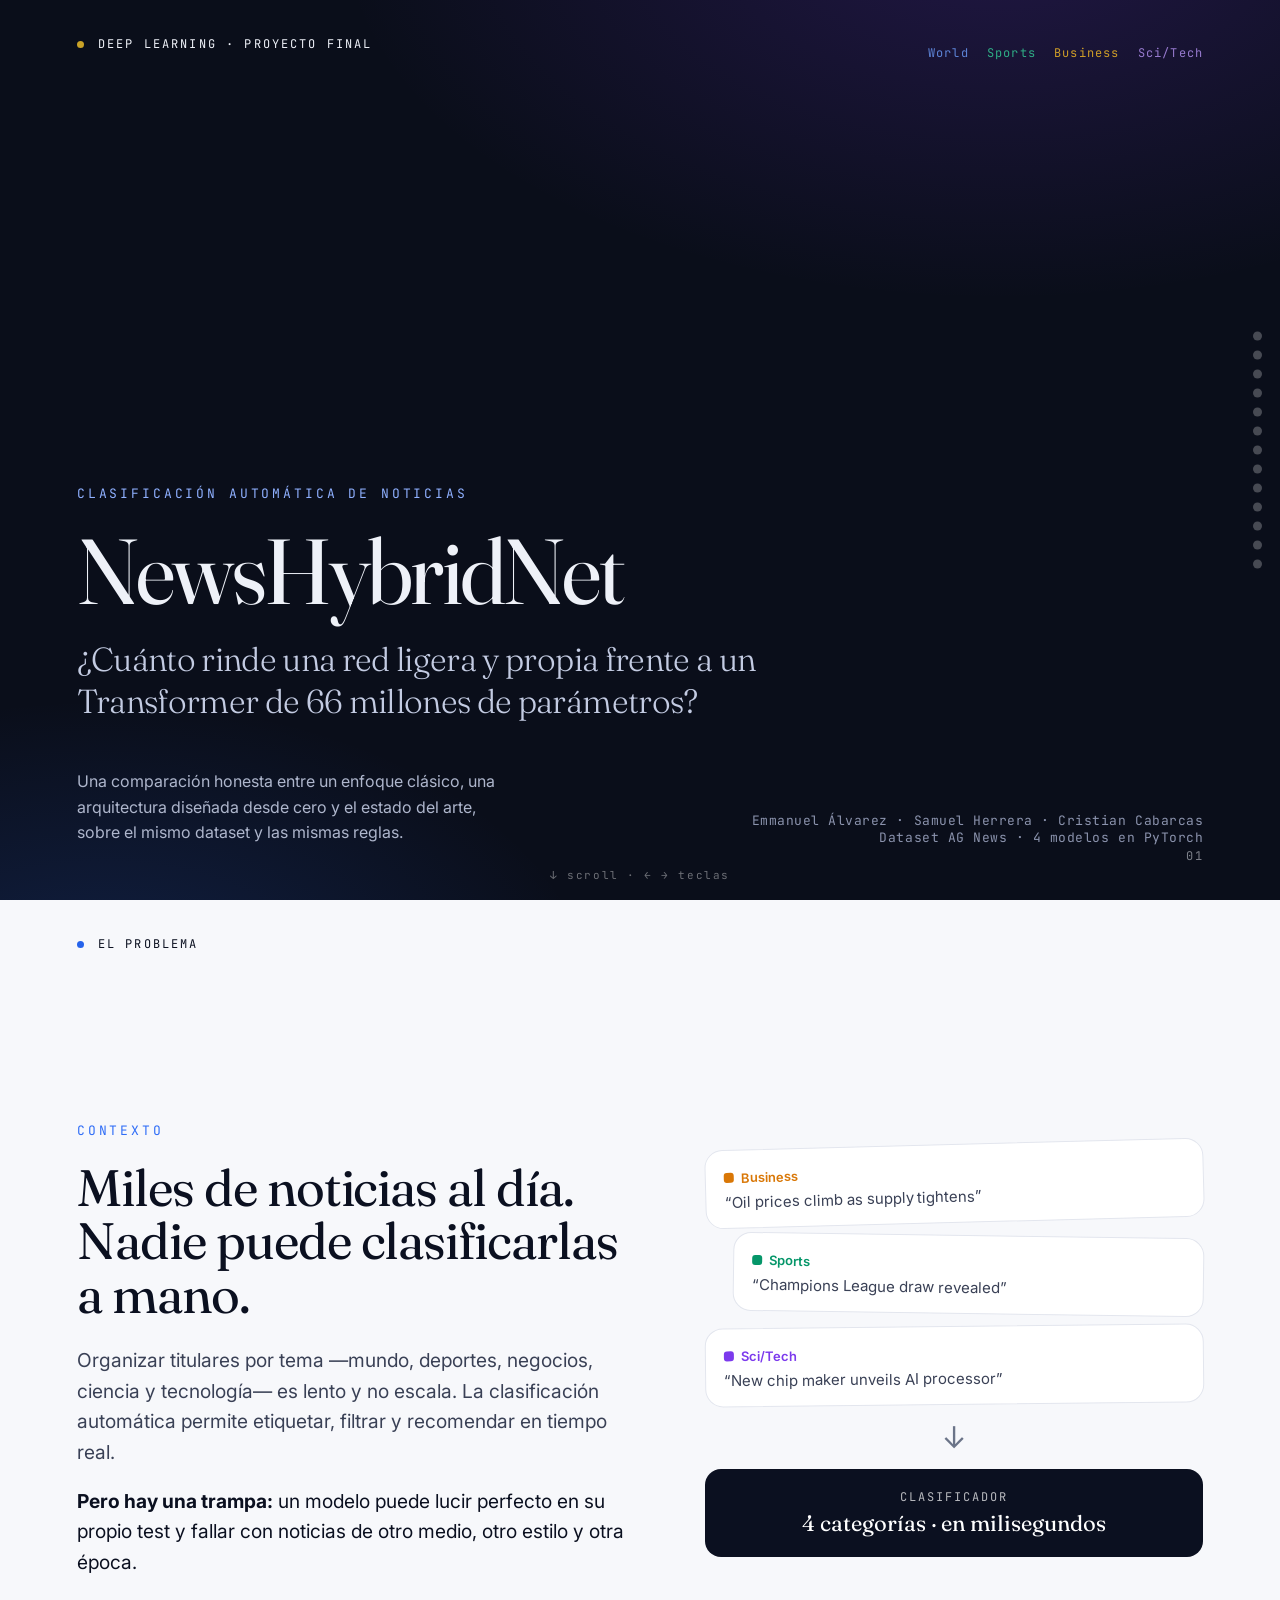
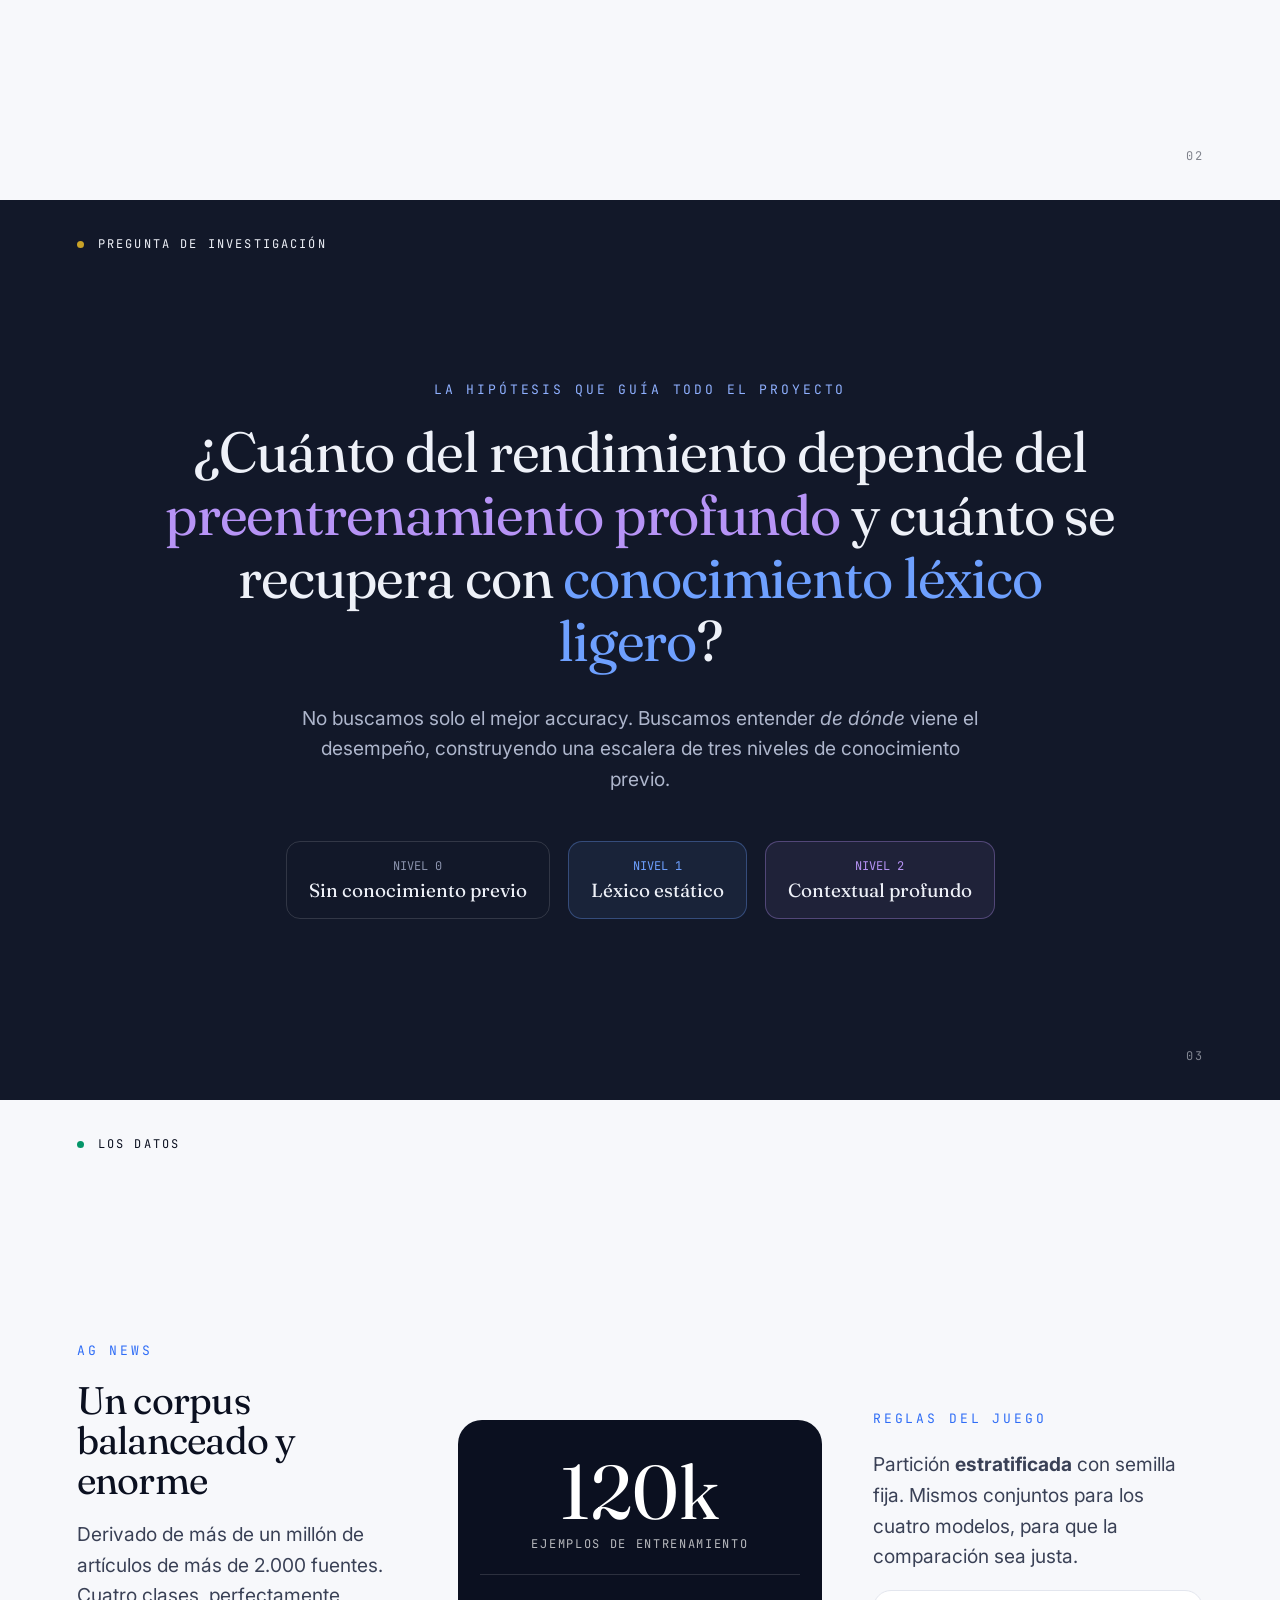
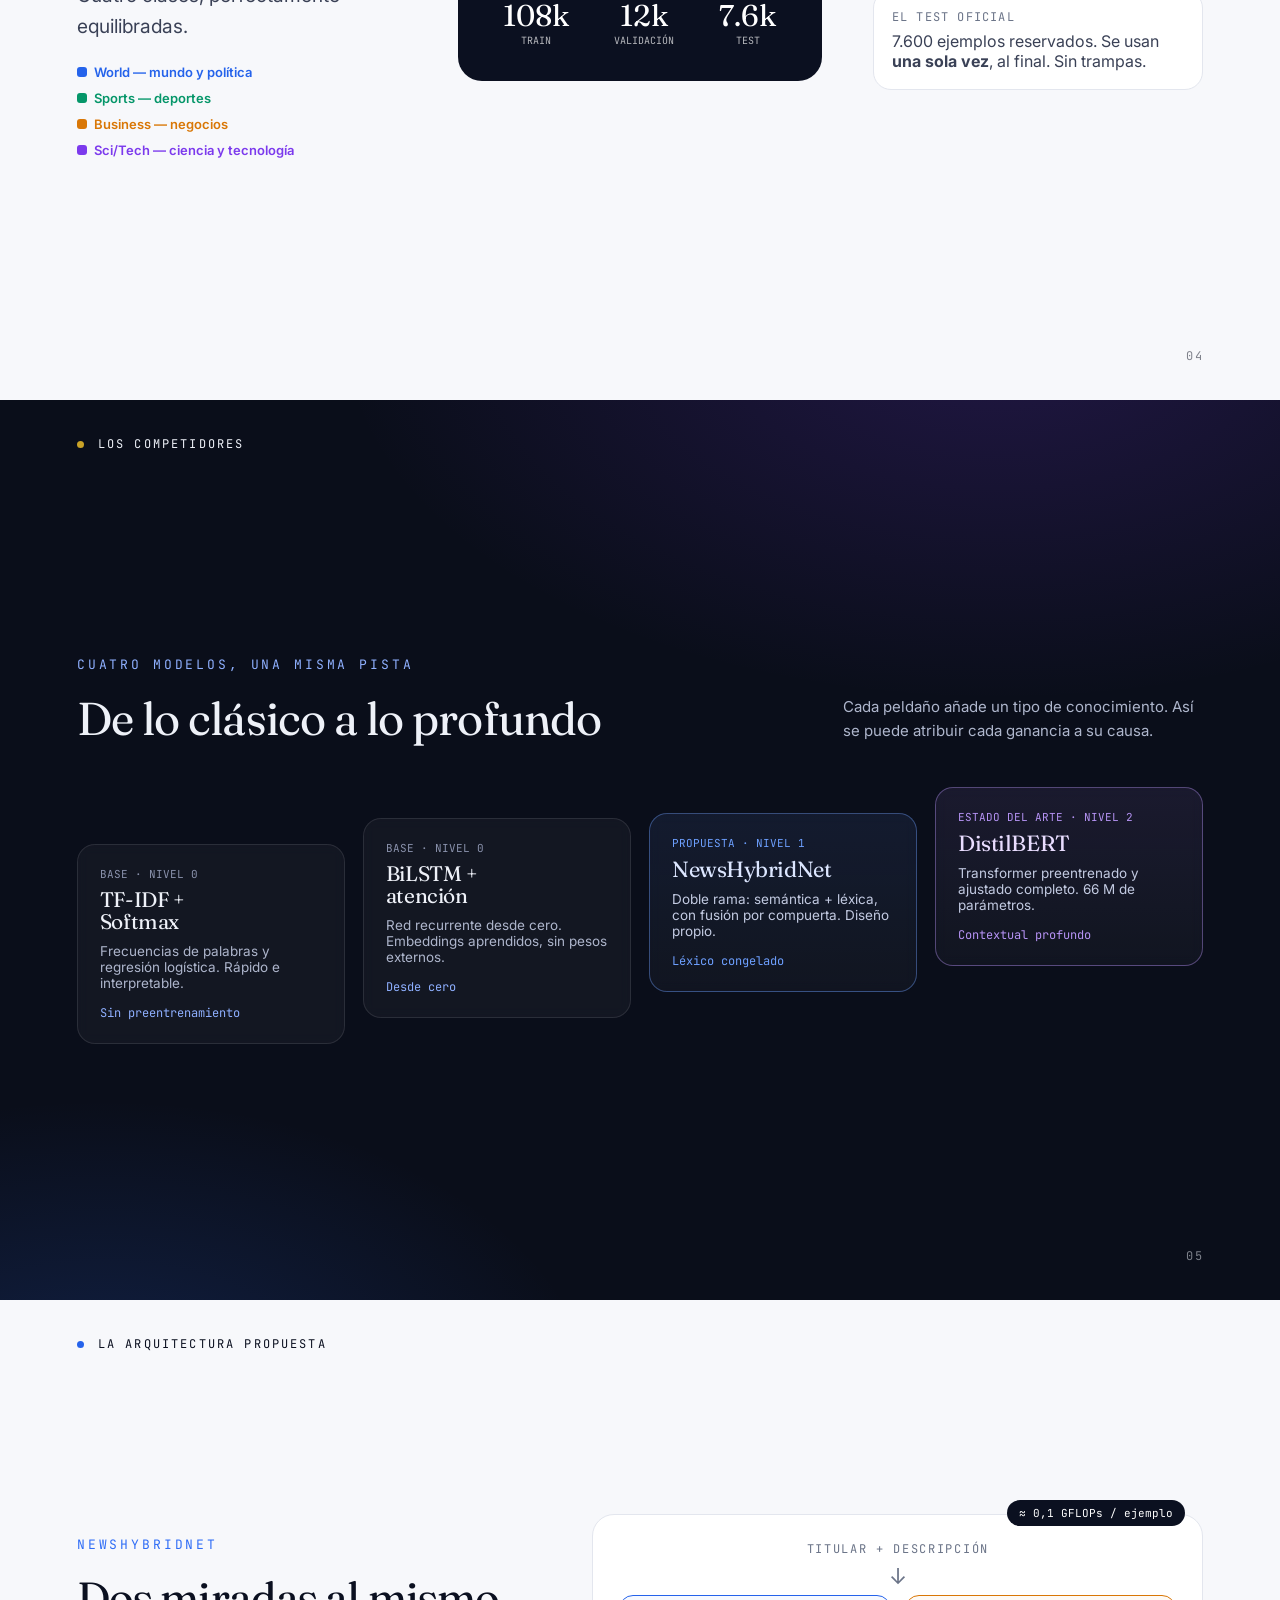
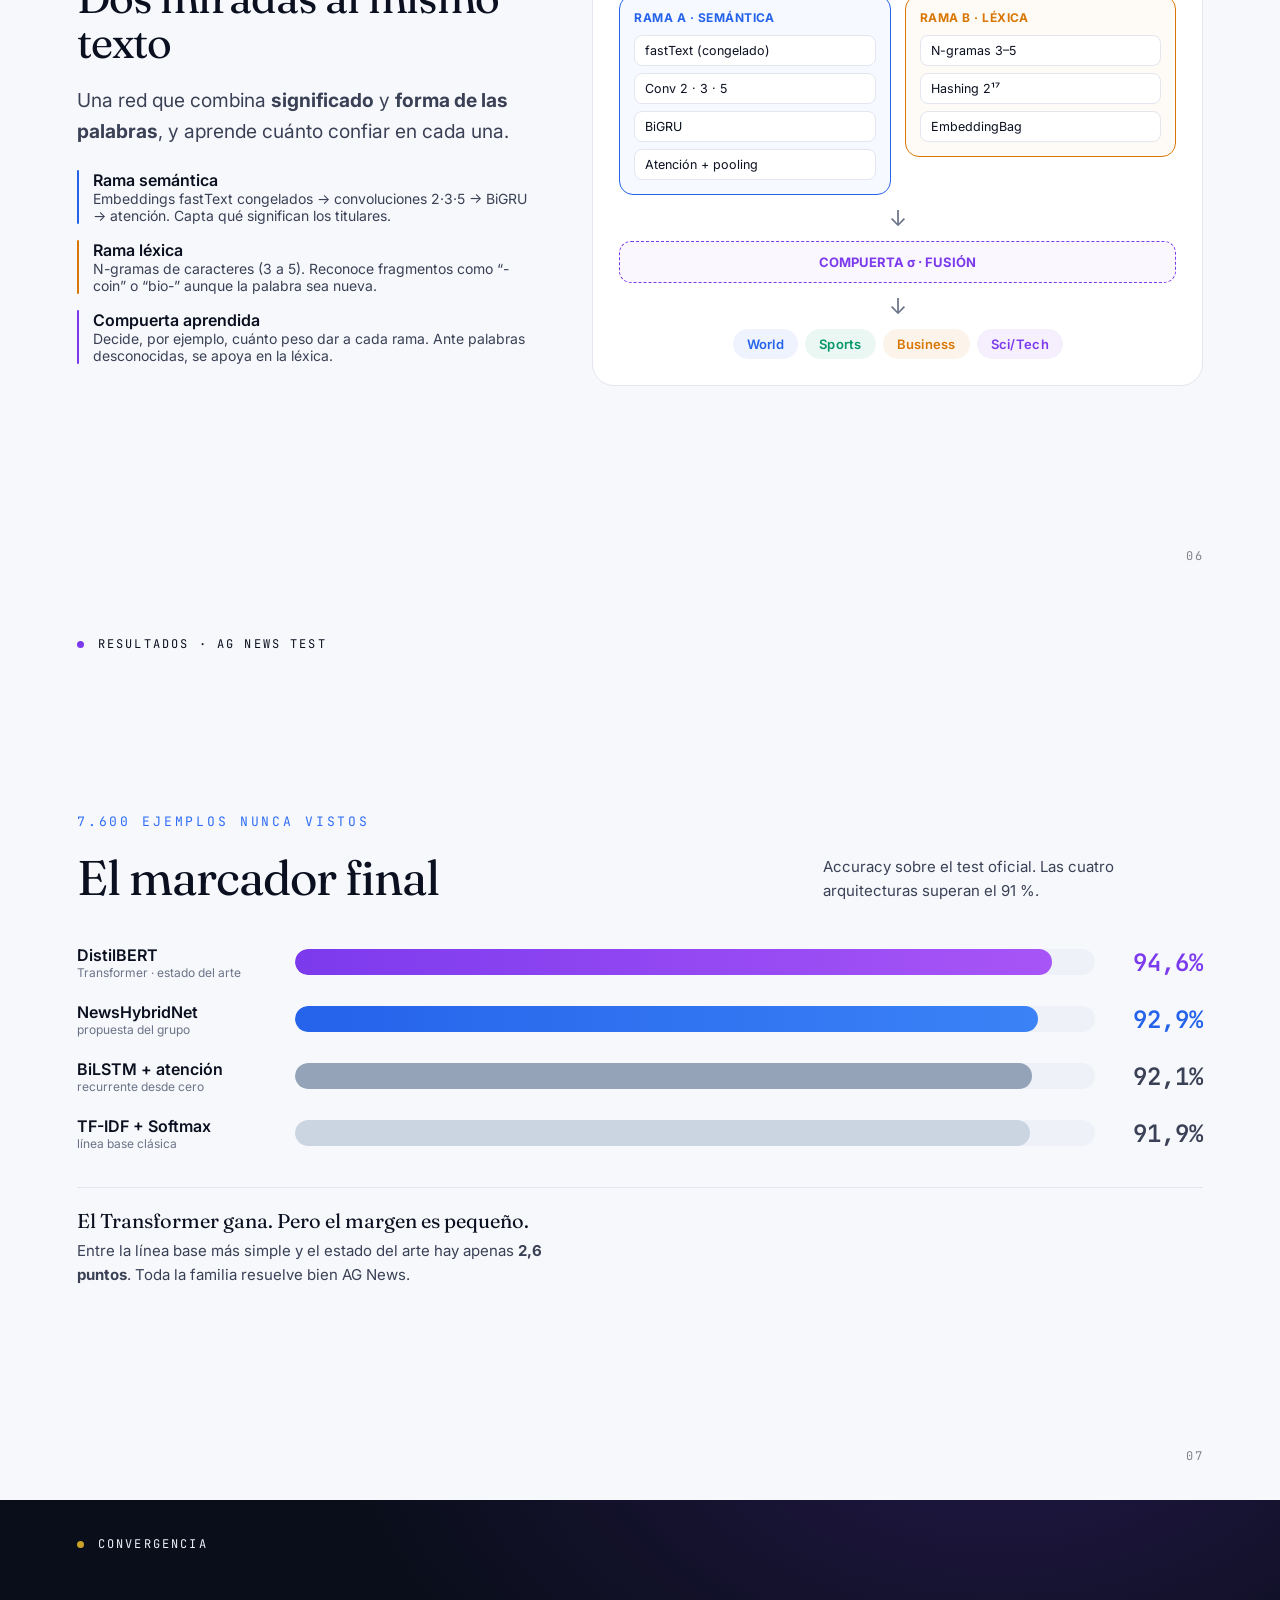
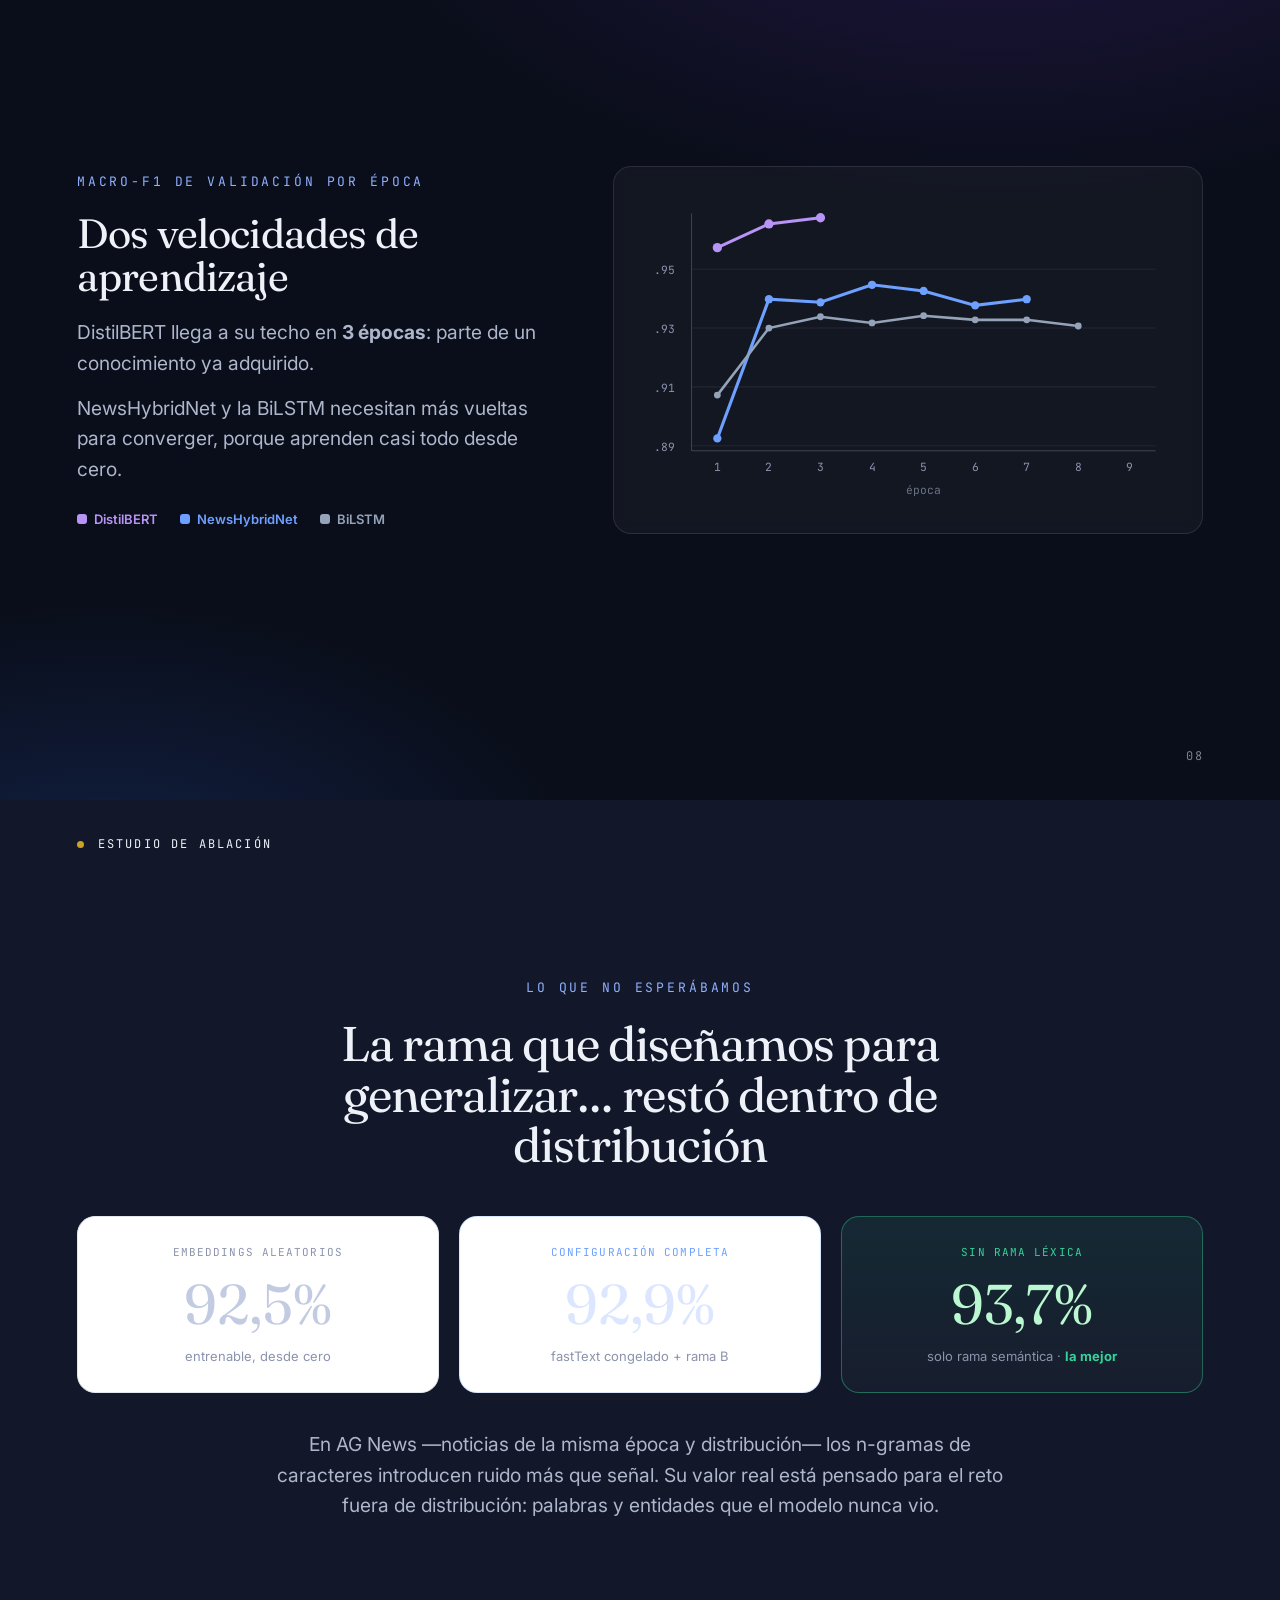
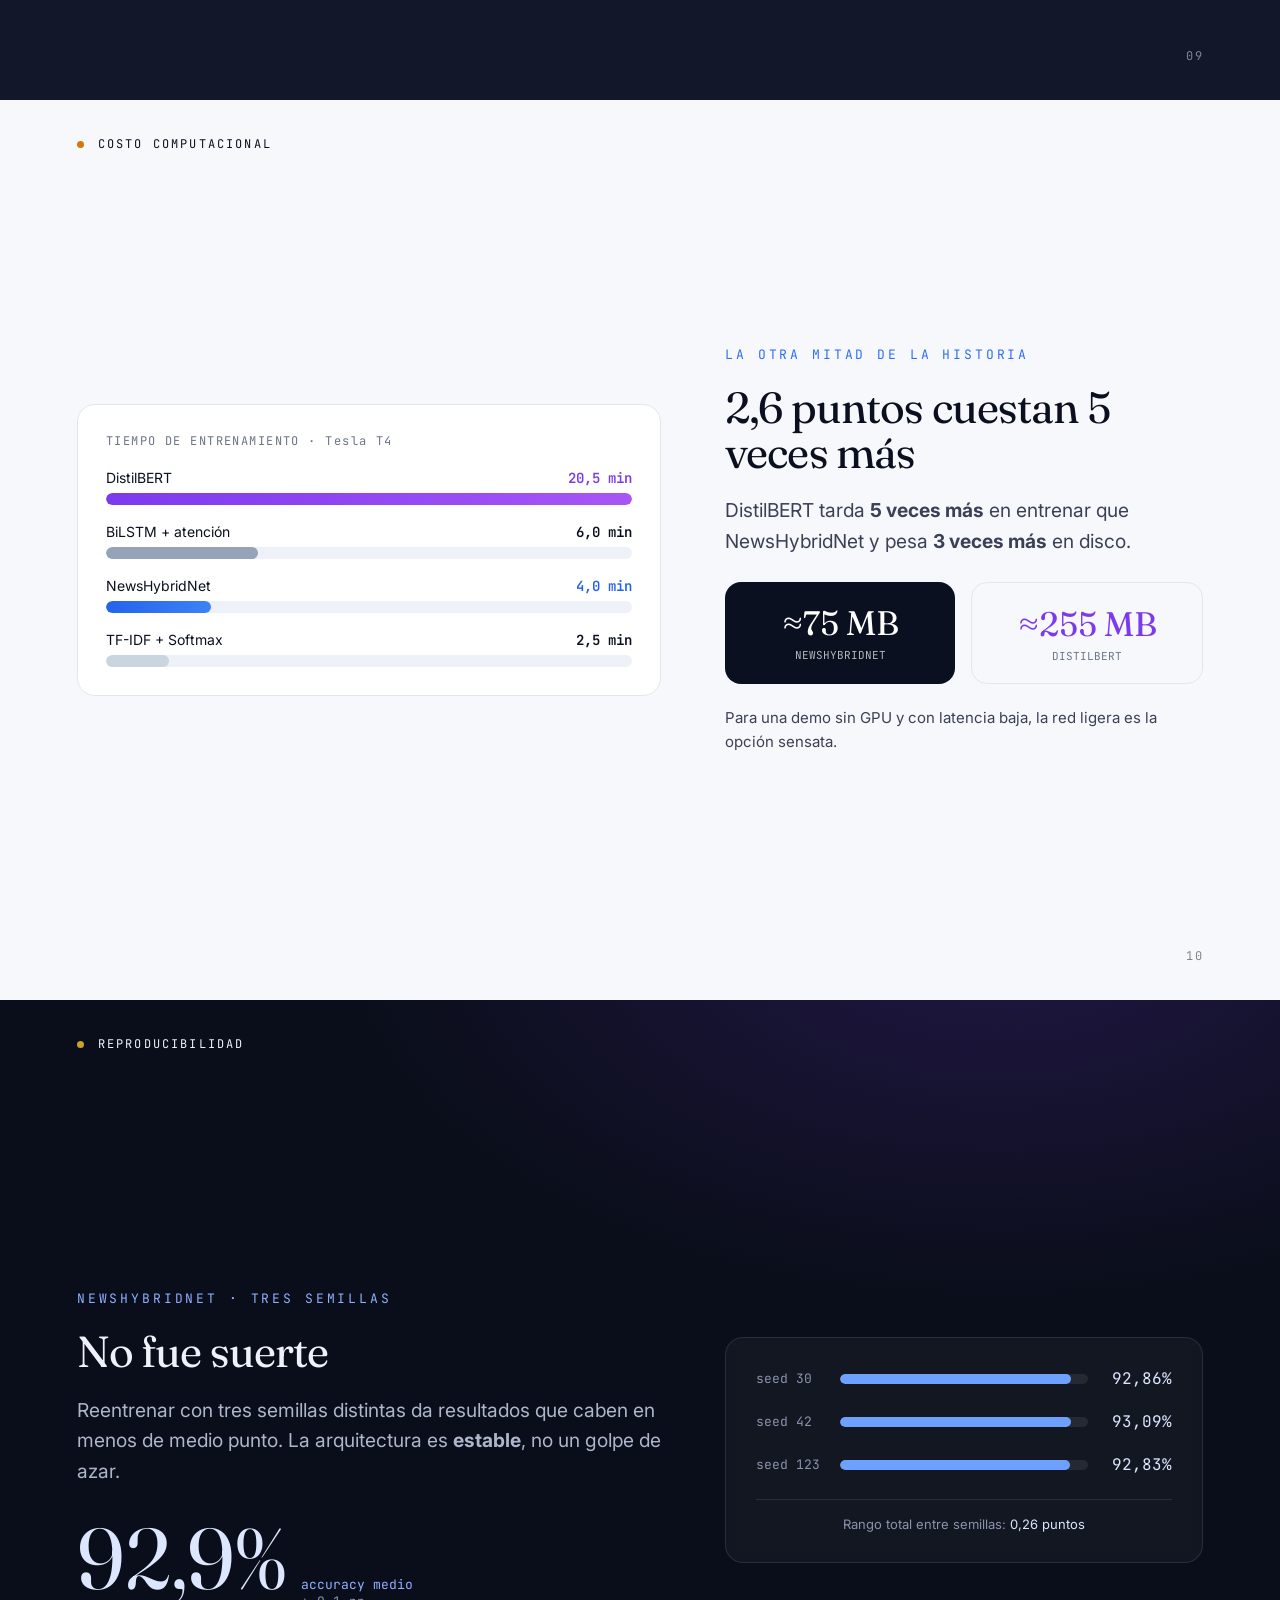
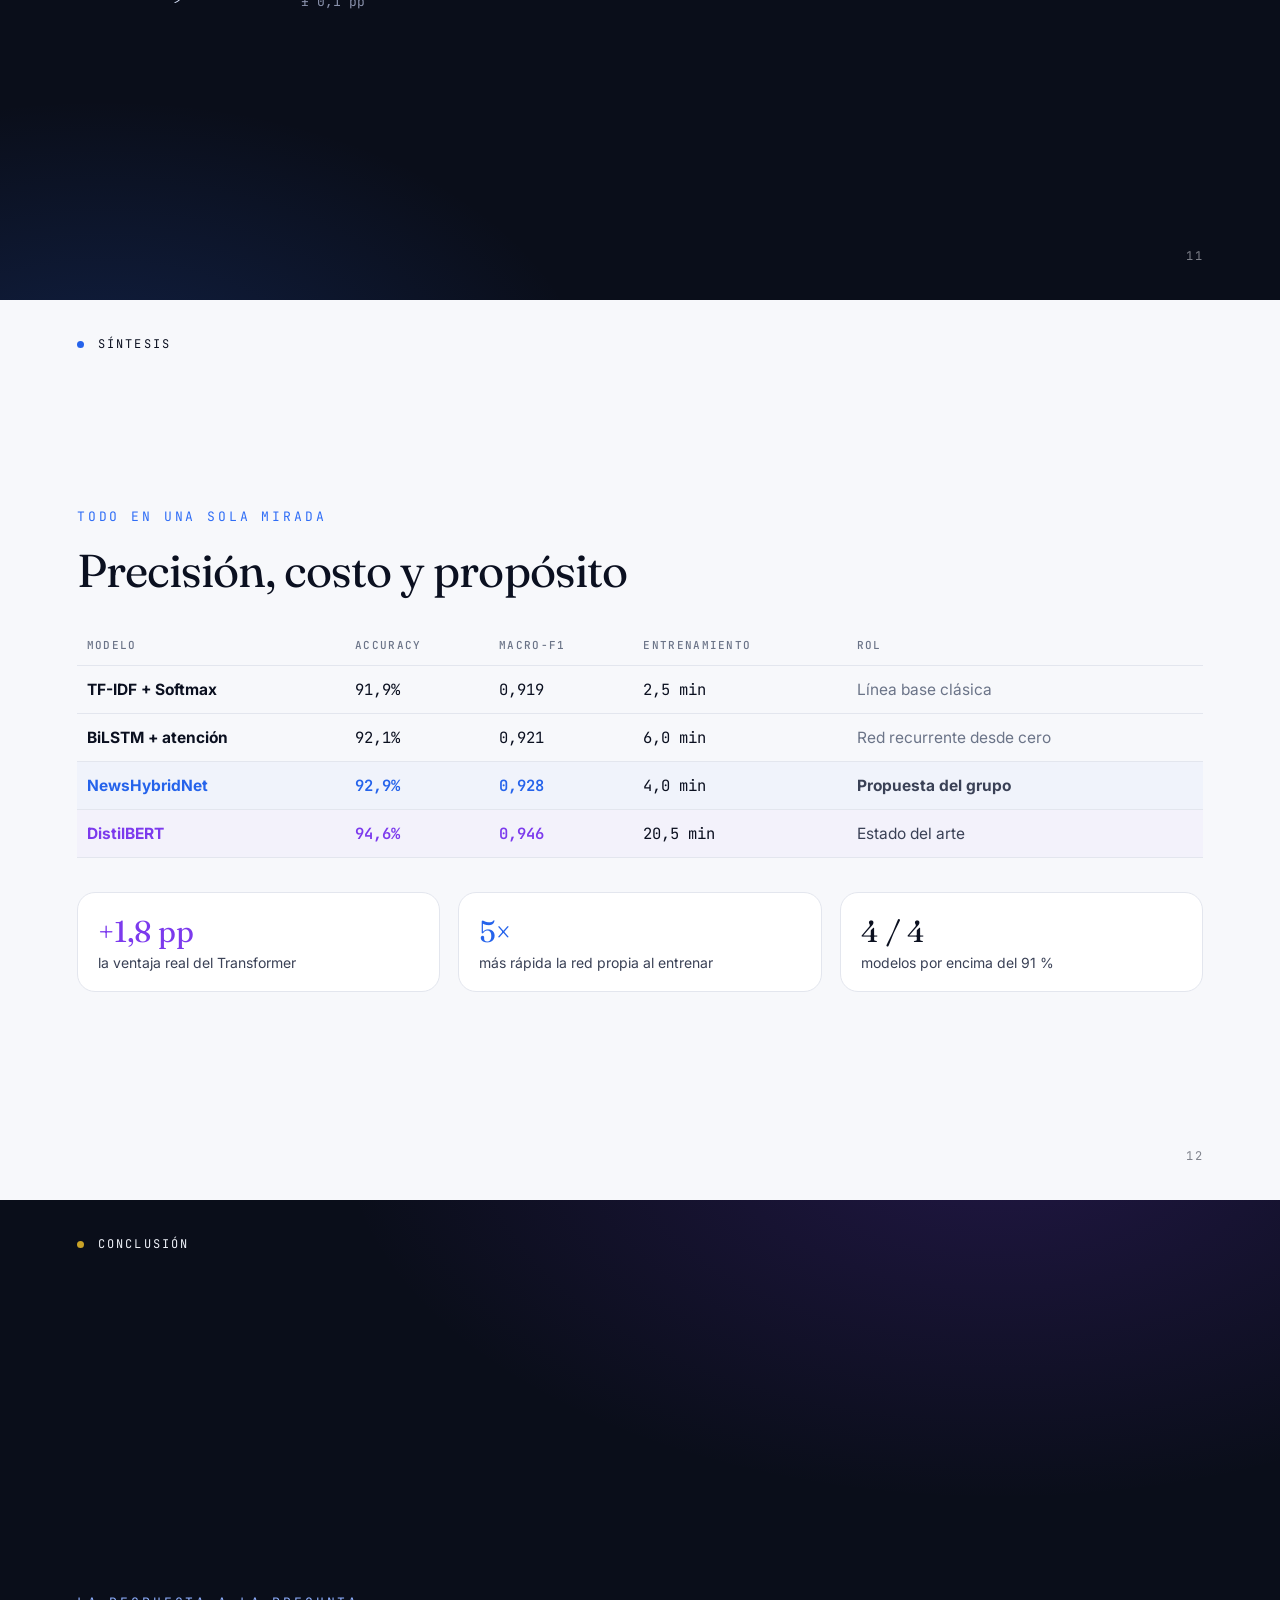
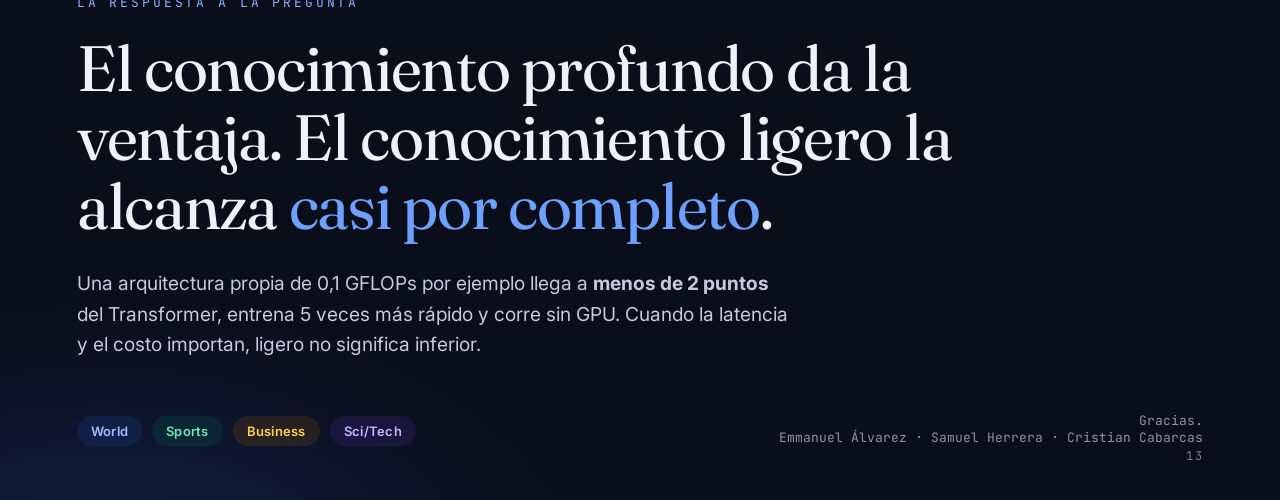
<file: app/frontend/presentacion.html>
<!DOCTYPE html>
<html lang="es">
<head>
<meta charset="UTF-8" />
<meta name="viewport" content="width=device-width, initial-scale=1.0" />
<title>NewsHybridNet · Clasificación de noticias con Deep Learning</title>
<link rel="preconnect" href="https://fonts.googleapis.com" />
<link rel="preconnect" href="https://fonts.gstatic.com" crossorigin />
<link href="https://fonts.googleapis.com/css2?family=Fraunces:opsz,wght@9..144,300;9..144,400;9..144,500;9..144,600&family=Inter:wght@300;400;500;600;700&family=JetBrains+Mono:wght@400;500&display=swap" rel="stylesheet" />
<style>
/* ============================================================
   SISTEMA DE MARCA  (variables globales, no plantilla de slide)
   ============================================================ */
:root{
  --ink:#0b1020;          /* texto principal, casi negro azulado */
  --ink-soft:#3a4156;
  --mute:#6b7488;
  --line:#e3e6ee;
  --paper:#f7f8fb;        /* fondo claro */
  --paper-2:#eef1f7;
  --white:#ffffff;

  --night:#0a0e1a;        /* fondo oscuro */
  --night-2:#121829;

  /* acentos por categoría temática del proyecto */
  --world:#2563eb;        /* azul  */
  --sports:#059669;       /* verde */
  --business:#d97706;     /* ámbar */
  --scitech:#7c3aed;      /* violeta */

  --gold:#c9a227;
  --accent:#2f6df6;
  --accent-2:#7c3aed;

  --sans:"Inter",system-ui,sans-serif;
  --serif:"Fraunces",Georgia,serif;
  --mono:"JetBrains Mono",monospace;

  --maxw:1180px;
}

*{box-sizing:border-box;margin:0;padding:0}
html{scroll-behavior:smooth}
body{
  font-family:var(--sans);
  color:var(--ink);
  background:var(--night);
  -webkit-font-smoothing:antialiased;
  overflow-x:hidden;
}

/* ------- contenedor de cada diapositiva ------- */
.slide{
  position:relative;
  min-height:100vh;
  width:100%;
  display:flex;
  padding:clamp(32px,6vh,90px) clamp(24px,6vw,110px);
  overflow:hidden;
  scroll-snap-align:start;
}
.deck{scroll-snap-type:y proximity}

/* numeración y barra lateral */
.slide__tag{
  position:absolute; top:clamp(24px,4vh,48px); left:clamp(24px,6vw,110px);
  font-family:var(--mono); font-size:12px; letter-spacing:.18em; text-transform:uppercase;
  display:flex; gap:14px; align-items:center;
}
.slide__tag .dot{width:7px;height:7px;border-radius:50%}
.slide__num{
  position:absolute; bottom:clamp(22px,4vh,46px); right:clamp(24px,6vw,110px);
  font-family:var(--mono); font-size:12px; letter-spacing:.14em; opacity:.5;
}
.kicker{
  font-family:var(--mono); font-size:13px; letter-spacing:.22em;
  text-transform:uppercase; color:var(--accent); margin-bottom:22px;
}
h1,h2,h3{font-family:var(--serif); font-weight:400; line-height:1.04; letter-spacing:-.02em}
.lead{font-size:clamp(17px,1.5vw,20px); line-height:1.6; color:var(--ink-soft)}
.badge{
  display:inline-flex; align-items:center; gap:8px; padding:7px 14px; border-radius:999px;
  font-size:13px; font-weight:600; letter-spacing:.02em;
}

/* utilidades de color de fondo por slide */
.bg-paper{background:var(--paper); color:var(--ink)}
.bg-paper .lead{color:var(--ink-soft)}
.bg-night{
  background:
    radial-gradient(1100px 620px at 78% -8%, rgba(124,58,237,.20), transparent 60%),
    radial-gradient(900px 560px at 8% 112%, rgba(47,109,246,.20), transparent 55%),
    var(--night);
  color:#eef1f8;
}
.bg-night .lead{color:#aeb6cc}
.bg-night .kicker{color:#8fb0ff}
.bg-ink{background:var(--night-2); color:#eef1f8}

/* navegación fija */
.nav{
  position:fixed; right:18px; top:50%; transform:translateY(-50%);
  display:flex; flex-direction:column; gap:10px; z-index:50;
}
.nav a{width:9px;height:9px;border-radius:50%;background:#ffffff40;transition:.25s}
.nav a:hover{background:#ffffff;transform:scale(1.3)}
.progress{position:fixed;top:0;left:0;height:3px;background:linear-gradient(90deg,var(--accent),var(--accent-2));z-index:60;width:0}
.hint{
  position:fixed; left:50%; bottom:18px; transform:translateX(-50%);
  font-family:var(--mono); font-size:11px; letter-spacing:.14em; color:#ffffff66; z-index:50;
  animation:fade 2.6s ease-in-out infinite;
}
@keyframes fade{0%,100%{opacity:.3}50%{opacity:.85}}

/* chips de categoría */
.cat{display:inline-flex;align-items:center;gap:7px;font-size:13px;font-weight:600}
.cat i{width:10px;height:10px;border-radius:3px;display:inline-block}

/* tarjetas genéricas reutilizables (pero compuestas distinto por slide) */
.card{background:var(--white);border:1px solid var(--line);border-radius:18px;padding:26px}
.bg-night .card{background:#ffffff0a;border-color:#ffffff1a;backdrop-filter:blur(6px)}

/* barras */
.bar{height:12px;border-radius:999px;background:var(--paper-2);overflow:hidden}
.bar > span{display:block;height:100%;border-radius:999px}

/* tabla */
table{width:100%;border-collapse:collapse;font-size:15px}
th,td{text-align:left;padding:13px 10px;border-bottom:1px solid var(--line)}
.bg-night th,.bg-night td{border-color:#ffffff18}
th{font-family:var(--mono);font-size:11px;letter-spacing:.12em;text-transform:uppercase;color:var(--mute);font-weight:500}
.num{font-family:var(--mono);font-variant-numeric:tabular-nums}

@media(max-width:820px){
  .slide{padding:84px 24px 64px}
  .two-col,.split,.both-sides{grid-template-columns:1fr !important}
  .nav{display:none}
}

/* ============================================================
   MODO EMBEBIDO  ( ?solo=sN )
   Cuando la presentación se incrusta en un iframe del frontend,
   se muestra UNA sola diapositiva que llena exactamente el marco.
   ============================================================ */
body.embed{overflow:hidden}
body.embed .nav,
body.embed .hint,
body.embed .progress{display:none !important}
body.embed .deck{display:block}
body.embed .slide{display:none}          /* ocultar todas */
body.embed .slide.embed-show{             /* mostrar solo la pedida */
  display:flex;
  min-height:100vh;
  height:100vh;
}
/* en el marco incrustado no hace falta el número de página de cada slide */
body.embed .slide__num{display:none}
</style>
</head>
<body>
<div class="progress" id="progress"></div>
<nav class="nav" id="nav"></nav>
<div class="hint">↓ scroll · ← → teclas</div>
<main class="deck" id="deck">

<!-- ======================= 01 · PORTADA (full-bleed, centrada-baja) ======================= -->
<section class="slide bg-night" id="s1" style="flex-direction:column;justify-content:space-between">
  <div class="slide__tag"><span class="dot" style="background:var(--gold)"></span> Deep Learning · Proyecto final</div>

  <!-- marca de categorías flotando arriba -->
  <div style="position:absolute;top:clamp(26px,5vh,60px);right:clamp(24px,6vw,110px);display:flex;gap:18px;font-family:var(--mono);font-size:12px;letter-spacing:.1em;opacity:.8">
    <span style="color:#6ea0ff">World</span>
    <span style="color:#34d399">Sports</span>
    <span style="color:#fbbf24">Business</span>
    <span style="color:#b794f6">Sci/Tech</span>
  </div>

  <div style="margin-top:auto;max-width:980px">
    <div class="kicker" style="color:#8fb0ff">Clasificación automática de noticias</div>
    <h1 style="font-size:clamp(44px,7.2vw,104px);letter-spacing:-.03em">
      NewsHybridNet
    </h1>
    <h2 style="font-size:clamp(20px,2.6vw,34px);color:#c3cbe2;margin-top:18px;font-weight:300;line-height:1.25;max-width:820px">
      ¿Cuánto rinde una red ligera y propia frente a un Transformer de 66 millones de parámetros?
    </h2>
  </div>

  <div style="display:flex;justify-content:space-between;align-items:flex-end;flex-wrap:wrap;gap:24px;margin-top:48px">
    <div class="lead" style="max-width:420px;font-size:16px">
      Una comparación honesta entre un enfoque clásico, una arquitectura diseñada desde cero y el estado del arte, sobre el mismo dataset y las mismas reglas.
    </div>
    <div style="text-align:right;font-family:var(--mono);font-size:13px;color:#8b93ad;letter-spacing:.04em">
      Emmanuel Álvarez · Samuel Herrera · Cristian Cabarcas<br/>
      Dataset AG News · 4 modelos en PyTorch
    </div>
  </div>
  <div class="slide__num">01</div>
</section>

<!-- ======================= 02 · EL PROBLEMA (texto izq / visual der) ======================= -->
<section class="slide bg-paper" id="s2" style="align-items:center">
  <div class="slide__tag"><span class="dot" style="background:var(--world)"></span> El problema</div>
  <div class="two-col" style="display:grid;grid-template-columns:1.05fr .95fr;gap:clamp(40px,6vw,96px);align-items:center;width:100%;max-width:var(--maxw);margin:0 auto">

    <!-- columna texto -->
    <div>
      <div class="kicker">Contexto</div>
      <h2 style="font-size:clamp(30px,4vw,56px)">Miles de noticias al día.<br/>Nadie puede clasificarlas a mano.</h2>
      <p class="lead" style="margin-top:24px">
        Organizar titulares por tema —mundo, deportes, negocios, ciencia y tecnología— es lento y no escala.
        La clasificación automática permite etiquetar, filtrar y recomendar en tiempo real.
      </p>
      <p class="lead" style="margin-top:18px;color:var(--ink)">
        <strong>Pero hay una trampa:</strong> un modelo puede lucir perfecto en su propio test y fallar
        con noticias de otro medio, otro estilo y otra época.
      </p>
    </div>

    <!-- columna visual: pila de titulares entrando a un clasificador -->
    <div style="position:relative">
      <div style="display:flex;flex-direction:column;gap:12px">
        <div class="card" style="padding:16px 18px;transform:rotate(-1.5deg)">
          <div class="cat" style="color:var(--business)"><i style="background:var(--business)"></i>Business</div>
          <div style="font-size:15px;margin-top:6px;color:var(--ink-soft)">“Oil prices climb as supply tightens”</div>
        </div>
        <div class="card" style="padding:16px 18px;transform:rotate(.8deg);margin-left:28px">
          <div class="cat" style="color:var(--sports)"><i style="background:var(--sports)"></i>Sports</div>
          <div style="font-size:15px;margin-top:6px;color:var(--ink-soft)">“Champions League draw revealed”</div>
        </div>
        <div class="card" style="padding:16px 18px;transform:rotate(-.6deg)">
          <div class="cat" style="color:var(--scitech)"><i style="background:var(--scitech)"></i>Sci/Tech</div>
          <div style="font-size:15px;margin-top:6px;color:var(--ink-soft)">“New chip maker unveils AI processor”</div>
        </div>
      </div>
      <div style="text-align:center;font-size:30px;color:var(--mute);margin:14px 0">↓</div>
      <div style="background:var(--ink);color:#fff;border-radius:16px;padding:20px 22px;text-align:center">
        <div style="font-family:var(--mono);font-size:12px;letter-spacing:.16em;opacity:.7">CLASIFICADOR</div>
        <div style="font-family:var(--serif);font-size:22px;margin-top:4px">4 categorías · en milisegundos</div>
      </div>
    </div>
  </div>
  <div class="slide__num">02</div>
</section>

<!-- ======================= 03 · LA PREGUNTA (centrada, gran tipografía) ======================= -->
<section class="slide bg-ink" id="s3" style="align-items:center;justify-content:center;text-align:center">
  <div class="slide__tag"><span class="dot" style="background:var(--gold)"></span> Pregunta de investigación</div>
  <div style="max-width:960px">
    <div class="kicker" style="color:#8fb0ff;justify-content:center">La hipótesis que guía todo el proyecto</div>
    <h2 style="font-size:clamp(28px,4.4vw,62px);line-height:1.12;margin-top:10px">
      ¿Cuánto del rendimiento depende del
      <span style="color:#b794f6">preentrenamiento profundo</span>
      y cuánto se recupera con
      <span style="color:#6ea0ff">conocimiento léxico ligero</span>?
    </h2>
    <p class="lead" style="margin:30px auto 0;max-width:680px;color:#aeb6cc">
      No buscamos solo el mejor accuracy. Buscamos entender <em>de dónde</em> viene el desempeño,
      construyendo una escalera de tres niveles de conocimiento previo.
    </p>

    <div style="display:flex;gap:18px;justify-content:center;margin-top:46px;flex-wrap:wrap">
      <div style="padding:16px 22px;border:1px solid #ffffff22;border-radius:14px;min-width:150px">
        <div style="font-family:var(--mono);font-size:12px;color:#8b93ad">NIVEL 0</div>
        <div style="font-family:var(--serif);font-size:19px;margin-top:4px">Sin conocimiento previo</div>
      </div>
      <div style="padding:16px 22px;border:1px solid #6ea0ff55;border-radius:14px;min-width:150px;background:#6ea0ff14">
        <div style="font-family:var(--mono);font-size:12px;color:#6ea0ff">NIVEL 1</div>
        <div style="font-family:var(--serif);font-size:19px;margin-top:4px">Léxico estático</div>
      </div>
      <div style="padding:16px 22px;border:1px solid #b794f655;border-radius:14px;min-width:150px;background:#b794f614">
        <div style="font-family:var(--mono);font-size:12px;color:#b794f6">NIVEL 2</div>
        <div style="font-family:var(--serif);font-size:19px;margin-top:4px">Contextual profundo</div>
      </div>
    </div>
  </div>
  <div class="slide__num">03</div>
</section>

<!-- ======================= 04 · LOS DATOS (texto a ambos lados, centro visual) ======================= -->
<section class="slide bg-paper" id="s4" style="align-items:center">
  <div class="slide__tag"><span class="dot" style="background:var(--sports)"></span> Los datos</div>
  <div class="both-sides" style="display:grid;grid-template-columns:1fr 1.1fr 1fr;gap:clamp(28px,4vw,64px);align-items:center;width:100%;max-width:var(--maxw);margin:0 auto">

    <!-- izquierda -->
    <div>
      <div class="kicker">AG News</div>
      <h2 style="font-size:clamp(26px,3vw,40px)">Un corpus balanceado y enorme</h2>
      <p class="lead" style="margin-top:18px">
        Derivado de más de un millón de artículos de más de 2.000 fuentes. Cuatro clases, perfectamente equilibradas.
      </p>
      <div style="margin-top:22px;display:flex;flex-direction:column;gap:10px">
        <div class="cat" style="color:var(--world)"><i style="background:var(--world)"></i>World — mundo y política</div>
        <div class="cat" style="color:var(--sports)"><i style="background:var(--sports)"></i>Sports — deportes</div>
        <div class="cat" style="color:var(--business)"><i style="background:var(--business)"></i>Business — negocios</div>
        <div class="cat" style="color:var(--scitech)"><i style="background:var(--scitech)"></i>Sci/Tech — ciencia y tecnología</div>
      </div>
    </div>

    <!-- centro: números grandes -->
    <div style="text-align:center">
      <div style="background:var(--ink);color:#fff;border-radius:24px;padding:34px 22px">
        <div style="font-family:var(--serif);font-size:clamp(46px,6vw,76px);line-height:1">120k</div>
        <div style="font-family:var(--mono);font-size:12px;letter-spacing:.14em;opacity:.7;margin-top:6px">EJEMPLOS DE ENTRENAMIENTO</div>
        <div style="height:1px;background:#ffffff22;margin:22px 0"></div>
        <div style="display:flex;justify-content:space-around">
          <div>
            <div style="font-family:var(--serif);font-size:30px">108k</div>
            <div style="font-family:var(--mono);font-size:10px;opacity:.7">TRAIN</div>
          </div>
          <div>
            <div style="font-family:var(--serif);font-size:30px">12k</div>
            <div style="font-family:var(--mono);font-size:10px;opacity:.7">VALIDACIÓN</div>
          </div>
          <div>
            <div style="font-family:var(--serif);font-size:30px">7.6k</div>
            <div style="font-family:var(--mono);font-size:10px;opacity:.7">TEST</div>
          </div>
        </div>
      </div>
    </div>

    <!-- derecha -->
    <div>
      <div class="kicker">Reglas del juego</div>
      <p class="lead">
        Partición <strong>estratificada</strong> con semilla fija. Mismos conjuntos para los cuatro modelos, para que la comparación sea justa.
      </p>
      <div class="card" style="margin-top:18px;padding:18px">
        <div style="font-family:var(--mono);font-size:12px;color:var(--mute);letter-spacing:.1em">EL TEST OFICIAL</div>
        <div style="font-size:16px;margin-top:6px;color:var(--ink-soft)">7.600 ejemplos reservados. Se usan <strong>una sola vez</strong>, al final. Sin trampas.</div>
      </div>
    </div>
  </div>
  <div class="slide__num">04</div>
</section>

<!-- ======================= 05 · LA ESCALERA DE MODELOS (tarjetas escalonadas) ======================= -->
<section class="slide bg-night" id="s5" style="flex-direction:column;justify-content:center">
  <div class="slide__tag"><span class="dot" style="background:var(--gold)"></span> Los competidores</div>
  <div style="max-width:var(--maxw);margin:0 auto;width:100%">
    <div style="display:flex;justify-content:space-between;align-items:flex-end;flex-wrap:wrap;gap:16px">
      <div>
        <div class="kicker" style="color:#8fb0ff">Cuatro modelos, una misma pista</div>
        <h2 style="font-size:clamp(28px,3.6vw,52px)">De lo clásico a lo profundo</h2>
      </div>
      <p class="lead" style="max-width:360px;font-size:15px">Cada peldaño añade un tipo de conocimiento. Así se puede atribuir cada ganancia a su causa.</p>
    </div>

    <!-- escalera: cuatro columnas a distinta altura -->
    <div style="display:grid;grid-template-columns:repeat(4,1fr);gap:18px;margin-top:44px;align-items:end">
      <div class="card" style="padding:22px">
        <div style="font-family:var(--mono);font-size:11px;color:#8b93ad">BASE · NIVEL 0</div>
        <h3 style="font-size:21px;margin-top:8px">TF-IDF +<br/>Softmax</h3>
        <p style="font-size:13.5px;color:#aeb6cc;margin-top:10px">Frecuencias de palabras y regresión logística. Rápido e interpretable.</p>
        <div style="font-family:var(--mono);font-size:12px;color:#8fb0ff;margin-top:14px">Sin preentrenamiento</div>
      </div>

      <div class="card" style="padding:22px;margin-bottom:26px">
        <div style="font-family:var(--mono);font-size:11px;color:#8b93ad">BASE · NIVEL 0</div>
        <h3 style="font-size:21px;margin-top:8px">BiLSTM +<br/>atención</h3>
        <p style="font-size:13.5px;color:#aeb6cc;margin-top:10px">Red recurrente desde cero. Embeddings aprendidos, sin pesos externos.</p>
        <div style="font-family:var(--mono);font-size:12px;color:#8fb0ff;margin-top:14px">Desde cero</div>
      </div>

      <div class="card" style="padding:22px;margin-bottom:52px;border-color:#6ea0ff66;background:linear-gradient(180deg,#6ea0ff18,#ffffff08)">
        <div style="font-family:var(--mono);font-size:11px;color:#6ea0ff">PROPUESTA · NIVEL 1</div>
        <h3 style="font-size:22px;margin-top:8px;color:#dce6ff">NewsHybridNet</h3>
        <p style="font-size:13.5px;color:#c3cbe2;margin-top:10px">Doble rama: semántica + léxica, con fusión por compuerta. Diseño propio.</p>
        <div style="font-family:var(--mono);font-size:12px;color:#6ea0ff;margin-top:14px">Léxico congelado</div>
      </div>

      <div class="card" style="padding:22px;margin-bottom:78px;border-color:#b794f666;background:linear-gradient(180deg,#b794f618,#ffffff08)">
        <div style="font-family:var(--mono);font-size:11px;color:#b794f6">ESTADO DEL ARTE · NIVEL 2</div>
        <h3 style="font-size:22px;margin-top:8px;color:#e9ddff">DistilBERT</h3>
        <p style="font-size:13.5px;color:#c3cbe2;margin-top:10px">Transformer preentrenado y ajustado completo. 66 M de parámetros.</p>
        <div style="font-family:var(--mono);font-size:12px;color:#b794f6;margin-top:14px">Contextual profundo</div>
      </div>
    </div>
  </div>
  <div class="slide__num">05</div>
</section>

<!-- ======================= 06 · ARQUITECTURA NEWSHYBRIDNET (texto izq / diagrama der) ======================= -->
<section class="slide bg-paper" id="s6" style="align-items:center">
  <div class="slide__tag"><span class="dot" style="background:var(--world)"></span> La arquitectura propuesta</div>
  <div class="two-col" style="display:grid;grid-template-columns:.85fr 1.15fr;gap:clamp(36px,5vw,80px);align-items:center;width:100%;max-width:var(--maxw);margin:0 auto">

    <!-- izquierda: explicación -->
    <div>
      <div class="kicker">NewsHybridNet</div>
      <h2 style="font-size:clamp(28px,3.4vw,46px)">Dos miradas al mismo texto</h2>
      <p class="lead" style="margin-top:20px">
        Una red que combina <strong>significado</strong> y <strong>forma de las palabras</strong>, y aprende cuánto confiar en cada una.
      </p>
      <div style="margin-top:24px;display:flex;flex-direction:column;gap:16px">
        <div style="display:flex;gap:14px">
          <div style="width:4px;border-radius:4px;background:var(--world)"></div>
          <div>
            <div style="font-weight:600">Rama semántica</div>
            <div style="font-size:14px;color:var(--ink-soft)">Embeddings fastText congelados → convoluciones 2·3·5 → BiGRU → atención. Capta qué significan los titulares.</div>
          </div>
        </div>
        <div style="display:flex;gap:14px">
          <div style="width:4px;border-radius:4px;background:var(--business)"></div>
          <div>
            <div style="font-weight:600">Rama léxica</div>
            <div style="font-size:14px;color:var(--ink-soft)">N-gramas de caracteres (3 a 5). Reconoce fragmentos como “-coin” o “bio-” aunque la palabra sea nueva.</div>
          </div>
        </div>
        <div style="display:flex;gap:14px">
          <div style="width:4px;border-radius:4px;background:var(--scitech)"></div>
          <div>
            <div style="font-weight:600">Compuerta aprendida</div>
            <div style="font-size:14px;color:var(--ink-soft)">Decide, por ejemplo, cuánto peso dar a cada rama. Ante palabras desconocidas, se apoya en la léxica.</div>
          </div>
        </div>
      </div>
    </div>

    <!-- derecha: diagrama de flujo de doble rama -->
    <div style="position:relative">
      <div style="background:var(--white);border:1px solid var(--line);border-radius:22px;padding:26px">
        <div style="text-align:center;font-family:var(--mono);font-size:12px;letter-spacing:.14em;color:var(--mute)">TITULAR + DESCRIPCIÓN</div>
        <div style="text-align:center;font-size:22px;color:var(--mute);margin:6px 0">↓</div>
        <div style="display:grid;grid-template-columns:1fr 1fr;gap:14px">
          <!-- rama A -->
          <div style="border:1px solid var(--world);border-radius:14px;padding:14px;background:#2563eb0a">
            <div style="font-size:12px;font-weight:700;color:var(--world);letter-spacing:.04em">RAMA A · SEMÁNTICA</div>
            <div style="margin-top:10px;display:flex;flex-direction:column;gap:7px;font-size:12.5px">
              <div style="background:#fff;border:1px solid var(--line);border-radius:8px;padding:7px 10px">fastText (congelado)</div>
              <div style="background:#fff;border:1px solid var(--line);border-radius:8px;padding:7px 10px">Conv 2 · 3 · 5</div>
              <div style="background:#fff;border:1px solid var(--line);border-radius:8px;padding:7px 10px">BiGRU</div>
              <div style="background:#fff;border:1px solid var(--line);border-radius:8px;padding:7px 10px">Atención + pooling</div>
            </div>
          </div>
          <!-- rama B -->
          <div style="border:1px solid var(--business);border-radius:14px;padding:14px;background:#d976060a;align-self:start">
            <div style="font-size:12px;font-weight:700;color:var(--business);letter-spacing:.04em">RAMA B · LÉXICA</div>
            <div style="margin-top:10px;display:flex;flex-direction:column;gap:7px;font-size:12.5px">
              <div style="background:#fff;border:1px solid var(--line);border-radius:8px;padding:7px 10px">N-gramas 3–5</div>
              <div style="background:#fff;border:1px solid var(--line);border-radius:8px;padding:7px 10px">Hashing 2¹⁷</div>
              <div style="background:#fff;border:1px solid var(--line);border-radius:8px;padding:7px 10px">EmbeddingBag</div>
            </div>
          </div>
        </div>
        <div style="text-align:center;font-size:22px;color:var(--mute);margin:10px 0">↓</div>
        <div style="border:1px dashed var(--scitech);border-radius:12px;padding:12px;text-align:center;background:#7c3aed0a">
          <div style="font-weight:700;color:var(--scitech);font-size:13px">COMPUERTA σ · FUSIÓN</div>
        </div>
        <div style="text-align:center;font-size:22px;color:var(--mute);margin:10px 0">↓</div>
        <div style="display:flex;gap:7px;justify-content:center;flex-wrap:wrap">
          <span class="badge" style="background:#2563eb14;color:var(--world)">World</span>
          <span class="badge" style="background:#05966914;color:var(--sports)">Sports</span>
          <span class="badge" style="background:#d9770614;color:var(--business)">Business</span>
          <span class="badge" style="background:#7c3aed14;color:var(--scitech)">Sci/Tech</span>
        </div>
      </div>
      <div style="position:absolute;top:-14px;right:18px;background:var(--ink);color:#fff;font-family:var(--mono);font-size:11px;padding:6px 12px;border-radius:999px">≈ 0,1 GFLOPs / ejemplo</div>
    </div>
  </div>
  <div class="slide__num">06</div>
</section>

<!-- ======================= 07 · RESULTADOS EN TEST (barras horizontales, full width) ======================= -->
<section class="slide bg-paper" id="s7" style="flex-direction:column;justify-content:center">
  <div class="slide__tag"><span class="dot" style="background:var(--scitech)"></span> Resultados · AG News test</div>
  <div style="max-width:var(--maxw);margin:0 auto;width:100%">
    <div style="display:flex;justify-content:space-between;align-items:flex-end;flex-wrap:wrap;gap:16px">
      <div>
        <div class="kicker">7.600 ejemplos nunca vistos</div>
        <h2 style="font-size:clamp(28px,3.8vw,54px)">El marcador final</h2>
      </div>
      <p class="lead" style="max-width:380px;font-size:15px">Accuracy sobre el test oficial. Las cuatro arquitecturas superan el 91 %.</p>
    </div>

    <!-- barras -->
    <div style="margin-top:42px;display:flex;flex-direction:column;gap:22px">
      <!-- DistilBERT -->
      <div style="display:grid;grid-template-columns:200px 1fr 90px;gap:18px;align-items:center">
        <div><div style="font-weight:600">DistilBERT</div><div style="font-size:12px;color:var(--mute)">Transformer · estado del arte</div></div>
        <div class="bar" style="height:26px"><span style="width:94.6%;background:linear-gradient(90deg,#7c3aed,#a855f7)"></span></div>
        <div class="num" style="font-size:24px;text-align:right;color:var(--scitech);font-weight:600">94,6%</div>
      </div>
      <!-- NewsHybridNet -->
      <div style="display:grid;grid-template-columns:200px 1fr 90px;gap:18px;align-items:center">
        <div><div style="font-weight:600">NewsHybridNet</div><div style="font-size:12px;color:var(--mute)">propuesta del grupo</div></div>
        <div class="bar" style="height:26px"><span style="width:92.9%;background:linear-gradient(90deg,#2563eb,#3b82f6)"></span></div>
        <div class="num" style="font-size:24px;text-align:right;color:var(--world);font-weight:600">92,9%</div>
      </div>
      <!-- BiLSTM -->
      <div style="display:grid;grid-template-columns:200px 1fr 90px;gap:18px;align-items:center">
        <div><div style="font-weight:600">BiLSTM + atención</div><div style="font-size:12px;color:var(--mute)">recurrente desde cero</div></div>
        <div class="bar" style="height:26px"><span style="width:92.1%;background:#94a3b8"></span></div>
        <div class="num" style="font-size:24px;text-align:right;color:var(--ink-soft);font-weight:600">92,1%</div>
      </div>
      <!-- TF-IDF -->
      <div style="display:grid;grid-template-columns:200px 1fr 90px;gap:18px;align-items:center">
        <div><div style="font-weight:600">TF-IDF + Softmax</div><div style="font-size:12px;color:var(--mute)">línea base clásica</div></div>
        <div class="bar" style="height:26px"><span style="width:91.9%;background:#cbd5e1"></span></div>
        <div class="num" style="font-size:24px;text-align:right;color:var(--ink-soft);font-weight:600">91,9%</div>
      </div>
    </div>

    <div style="margin-top:36px;border-top:1px solid var(--line);padding-top:20px;display:flex;gap:40px;flex-wrap:wrap">
      <div style="max-width:520px">
        <div style="font-family:var(--serif);font-size:20px">El Transformer gana. Pero el margen es pequeño.</div>
        <div class="lead" style="font-size:15px;margin-top:6px">Entre la línea base más simple y el estado del arte hay apenas <strong>2,6 puntos</strong>. Toda la familia resuelve bien AG News.</div>
      </div>
    </div>
  </div>
  <div class="slide__num">07</div>
</section>

<!-- ======================= 08 · CURVAS DE APRENDIZAJE (split, datos reales) ======================= -->
<section class="slide bg-night" id="s8" style="align-items:center">
  <div class="slide__tag"><span class="dot" style="background:var(--gold)"></span> Convergencia</div>
  <div class="split" style="display:grid;grid-template-columns:1fr 1.25fr;gap:clamp(36px,5vw,80px);align-items:center;width:100%;max-width:var(--maxw);margin:0 auto">
    <div>
      <div class="kicker" style="color:#8fb0ff">Macro-F1 de validación por época</div>
      <h2 style="font-size:clamp(26px,3.2vw,44px)">Dos velocidades de aprendizaje</h2>
      <p class="lead" style="margin-top:20px">
        DistilBERT llega a su techo en <strong>3 épocas</strong>: parte de un conocimiento ya adquirido.
      </p>
      <p class="lead" style="margin-top:14px">
        NewsHybridNet y la BiLSTM necesitan más vueltas para converger, porque aprenden casi todo desde cero.
      </p>
      <div style="display:flex;gap:22px;margin-top:26px;flex-wrap:wrap">
        <div class="cat" style="color:#b794f6"><i style="background:#b794f6"></i>DistilBERT</div>
        <div class="cat" style="color:#6ea0ff"><i style="background:#6ea0ff"></i>NewsHybridNet</div>
        <div class="cat" style="color:#94a3b8"><i style="background:#94a3b8"></i>BiLSTM</div>
      </div>
    </div>

    <!-- gráfico SVG de líneas con puntos reales -->
    <div class="card" style="padding:26px">
      <svg viewBox="0 0 520 300" width="100%" role="img" aria-label="Curvas de macro-F1 por época">
        <!-- ejes -->
        <line x1="50" y1="20" x2="50" y2="250" stroke="#ffffff30"/>
        <line x1="50" y1="250" x2="500" y2="250" stroke="#ffffff30"/>
        <!-- grilla y etiquetas Y (0.88 - 0.95) -->
        <g font-family="JetBrains Mono" font-size="11" fill="#8b93ad">
          <text x="14" y="250">.89</text>
          <text x="14" y="193">.91</text>
          <text x="14" y="136">.93</text>
          <text x="14" y="79">.95</text>
          <line x1="50" y1="245" x2="500" y2="245" stroke="#ffffff12"/>
          <line x1="50" y1="188" x2="500" y2="188" stroke="#ffffff12"/>
          <line x1="50" y1="131" x2="500" y2="131" stroke="#ffffff12"/>
          <line x1="50" y1="74"  x2="500" y2="74"  stroke="#ffffff12"/>
        </g>
        <!-- eje X épocas 1..9 -->
        <g font-family="JetBrains Mono" font-size="11" fill="#8b93ad" text-anchor="middle">
          <text x="75"  y="270">1</text>
          <text x="125" y="270">2</text>
          <text x="175" y="270">3</text>
          <text x="225" y="270">4</text>
          <text x="275" y="270">5</text>
          <text x="325" y="270">6</text>
          <text x="375" y="270">7</text>
          <text x="425" y="270">8</text>
          <text x="475" y="270">9</text>
          <text x="275" y="292" fill="#6b7488">época</text>
        </g>
        <!-- escala: y = 250 - (f1 - .88)/.07 * 230 ; f1 .89->222 .91->193 ... recalculo lineal:
             map .88->250, .95->20 => y = 250 - (f1-.88)*(230/.07) -->
        <!-- DistilBERT: ep1 .9399 ep2 .9469 ep3 .9489 -->
        <polyline fill="none" stroke="#b794f6" stroke-width="3" points="75,53 125,30 175,24"/>
        <circle cx="75" cy="53" r="4.5" fill="#b794f6"/><circle cx="125" cy="30" r="4.5" fill="#b794f6"/><circle cx="175" cy="24" r="4.5" fill="#b794f6"/>
        <!-- NewsHybridNet: ep1 .8836 ep2 .9248 ep3 .9239 ep4 .9290 ep5 .9271 ep6 .9229 ep7 .9247 -->
        <polyline fill="none" stroke="#6ea0ff" stroke-width="3" points="75,238 125,103 175,106 225,89 275,95 325,109 375,103"/>
        <g fill="#6ea0ff"><circle cx="75" cy="238" r="4"/><circle cx="125" cy="103" r="4"/><circle cx="175" cy="106" r="4"/><circle cx="225" cy="89" r="4"/><circle cx="275" cy="95" r="4"/><circle cx="325" cy="109" r="4"/><circle cx="375" cy="103" r="4"/></g>
        <!-- BiLSTM: ep1 .8964 ep2 .9163 ep3 .9195 ep4 .9178 ep5 .9198 ep6 .9185 ep7 .9187 ep8 .9167 -->
        <polyline fill="none" stroke="#94a3b8" stroke-width="2.5" points="75,196 125,131 175,120 225,126 275,119 325,123 375,123 425,129"/>
        <g fill="#94a3b8"><circle cx="75" cy="196" r="3.3"/><circle cx="125" cy="131" r="3.3"/><circle cx="175" cy="120" r="3.3"/><circle cx="225" cy="126" r="3.3"/><circle cx="275" cy="119" r="3.3"/><circle cx="325" cy="123" r="3.3"/><circle cx="375" cy="123" r="3.3"/><circle cx="425" cy="129" r="3.3"/></g>
      </svg>
    </div>
  </div>
  <div class="slide__num">08</div>
</section>

<!-- ======================= 09 · ABLACIONES: EL HALLAZGO INESPERADO (centrada, dato grande) ======================= -->
<section class="slide bg-ink" id="s9" style="flex-direction:column;justify-content:center">
  <div class="slide__tag"><span class="dot" style="background:var(--gold)"></span> Estudio de ablación</div>
  <div style="max-width:var(--maxw);margin:0 auto;width:100%">
    <div style="text-align:center;max-width:720px;margin:0 auto">
      <div class="kicker" style="color:#8fb0ff;justify-content:center">Lo que no esperábamos</div>
      <h2 style="font-size:clamp(28px,3.8vw,52px)">La rama que diseñamos para generalizar… restó dentro de distribución</h2>
    </div>

    <!-- tres variantes comparadas -->
    <div style="display:grid;grid-template-columns:repeat(3,1fr);gap:20px;margin-top:46px">
      <div class="card" style="text-align:center;padding:28px 22px">
        <div style="font-family:var(--mono);font-size:11px;color:#8b93ad;letter-spacing:.1em">EMBEDDINGS ALEATORIOS</div>
        <div style="font-family:var(--serif);font-size:clamp(38px,5vw,56px);margin:10px 0;color:#c3cbe2">92,5%</div>
        <div style="font-size:13px;color:#8b93ad">entrenable, desde cero</div>
      </div>
      <div class="card" style="text-align:center;padding:28px 22px;border-color:#6ea0ff44">
        <div style="font-family:var(--mono);font-size:11px;color:#6ea0ff;letter-spacing:.1em">CONFIGURACIÓN COMPLETA</div>
        <div style="font-family:var(--serif);font-size:clamp(38px,5vw,56px);margin:10px 0;color:#dce6ff">92,9%</div>
        <div style="font-size:13px;color:#8b93ad">fastText congelado + rama B</div>
      </div>
      <div class="card" style="text-align:center;padding:28px 22px;border-color:#34d39966;background:linear-gradient(180deg,#34d39918,#ffffff06)">
        <div style="font-family:var(--mono);font-size:11px;color:#34d399;letter-spacing:.1em">SIN RAMA LÉXICA</div>
        <div style="font-family:var(--serif);font-size:clamp(38px,5vw,56px);margin:10px 0;color:#bbf7d0">93,7%</div>
        <div style="font-size:13px;color:#8b93ad">solo rama semántica · <strong style="color:#34d399">la mejor</strong></div>
      </div>
    </div>

    <p class="lead" style="text-align:center;max-width:760px;margin:36px auto 0;color:#aeb6cc">
      En AG News —noticias de la misma época y distribución— los n-gramas de caracteres introducen ruido más que señal.
      Su valor real está pensado para el reto fuera de distribución: palabras y entidades que el modelo nunca vio.
    </p>
  </div>
  <div class="slide__num">09</div>
</section>

<!-- ======================= 10 · EFICIENCIA (visual izq / texto der) ======================= -->
<section class="slide bg-paper" id="s10" style="align-items:center">
  <div class="slide__tag"><span class="dot" style="background:var(--business)"></span> Costo computacional</div>
  <div class="two-col" style="display:grid;grid-template-columns:1.1fr .9fr;gap:clamp(36px,5vw,80px);align-items:center;width:100%;max-width:var(--maxw);margin:0 auto">

    <!-- visual: comparación de tiempo y tamaño -->
    <div>
      <div class="card" style="padding:28px">
        <div style="font-family:var(--mono);font-size:12px;color:var(--mute);letter-spacing:.12em">TIEMPO DE ENTRENAMIENTO · Tesla T4</div>
        <div style="margin-top:20px;display:flex;flex-direction:column;gap:18px">
          <div>
            <div style="display:flex;justify-content:space-between;font-size:14px;margin-bottom:6px"><span>DistilBERT</span><span class="num" style="color:var(--scitech);font-weight:600">20,5 min</span></div>
            <div class="bar"><span style="width:100%;background:linear-gradient(90deg,#7c3aed,#a855f7)"></span></div>
          </div>
          <div>
            <div style="display:flex;justify-content:space-between;font-size:14px;margin-bottom:6px"><span>BiLSTM + atención</span><span class="num" style="font-weight:600">6,0 min</span></div>
            <div class="bar"><span style="width:29%;background:#94a3b8"></span></div>
          </div>
          <div>
            <div style="display:flex;justify-content:space-between;font-size:14px;margin-bottom:6px"><span>NewsHybridNet</span><span class="num" style="color:var(--world);font-weight:600">4,0 min</span></div>
            <div class="bar"><span style="width:20%;background:linear-gradient(90deg,#2563eb,#3b82f6)"></span></div>
          </div>
          <div>
            <div style="display:flex;justify-content:space-between;font-size:14px;margin-bottom:6px"><span>TF-IDF + Softmax</span><span class="num" style="font-weight:600">2,5 min</span></div>
            <div class="bar"><span style="width:12%;background:#cbd5e1"></span></div>
          </div>
        </div>
      </div>
    </div>

    <!-- texto -->
    <div>
      <div class="kicker">La otra mitad de la historia</div>
      <h2 style="font-size:clamp(28px,3.4vw,46px)">2,6 puntos cuestan 5 veces más</h2>
      <p class="lead" style="margin-top:20px">
        DistilBERT tarda <strong>5 veces más</strong> en entrenar que NewsHybridNet y pesa <strong>3 veces más</strong> en disco.
      </p>
      <div style="display:flex;gap:16px;margin-top:26px">
        <div style="flex:1;background:var(--ink);color:#fff;border-radius:16px;padding:20px;text-align:center">
          <div style="font-family:var(--serif);font-size:34px">≈75 MB</div>
          <div style="font-family:var(--mono);font-size:11px;opacity:.7;margin-top:4px">NEWSHYBRIDNET</div>
        </div>
        <div style="flex:1;border:1px solid var(--line);border-radius:16px;padding:20px;text-align:center">
          <div style="font-family:var(--serif);font-size:34px;color:var(--scitech)">≈255 MB</div>
          <div style="font-family:var(--mono);font-size:11px;color:var(--mute);margin-top:4px">DISTILBERT</div>
        </div>
      </div>
      <p class="lead" style="font-size:15px;margin-top:22px">
        Para una demo sin GPU y con latencia baja, la red ligera es la opción sensata.
      </p>
    </div>
  </div>
  <div class="slide__num">10</div>
</section>

<!-- ======================= 11 · ESTABILIDAD MULTISEMILLA (split) ======================= -->
<section class="slide bg-night" id="s11" style="align-items:center">
  <div class="slide__tag"><span class="dot" style="background:var(--gold)"></span> Reproducibilidad</div>
  <div class="split" style="display:grid;grid-template-columns:1.1fr .9fr;gap:clamp(36px,5vw,80px);align-items:center;width:100%;max-width:var(--maxw);margin:0 auto">
    <div>
      <div class="kicker" style="color:#8fb0ff">NewsHybridNet · tres semillas</div>
      <h2 style="font-size:clamp(26px,3.4vw,46px)">No fue suerte</h2>
      <p class="lead" style="margin-top:20px">
        Reentrenar con tres semillas distintas da resultados que caben en menos de medio punto.
        La arquitectura es <strong>estable</strong>, no un golpe de azar.
      </p>
      <div style="margin-top:28px;display:flex;align-items:baseline;gap:14px">
        <div style="font-family:var(--serif);font-size:clamp(50px,7vw,86px);color:#dce6ff;line-height:1">92,9%</div>
        <div>
          <div style="font-family:var(--mono);font-size:13px;color:#8fb0ff">accuracy medio</div>
          <div style="font-family:var(--mono);font-size:13px;color:#8b93ad">± 0,1 pp</div>
        </div>
      </div>
    </div>

    <!-- tres semillas como puntos sobre una línea -->
    <div class="card" style="padding:30px">
      <div style="display:flex;flex-direction:column;gap:22px">
        <div style="display:grid;grid-template-columns:70px 1fr 70px;gap:14px;align-items:center">
          <div style="font-family:var(--mono);font-size:13px;color:#8b93ad">seed 30</div>
          <div class="bar" style="background:#ffffff14;height:10px"><span style="width:92.9%;background:#6ea0ff"></span></div>
          <div class="num" style="text-align:right;color:#dce6ff">92,86%</div>
        </div>
        <div style="display:grid;grid-template-columns:70px 1fr 70px;gap:14px;align-items:center">
          <div style="font-family:var(--mono);font-size:13px;color:#8b93ad">seed 42</div>
          <div class="bar" style="background:#ffffff14;height:10px"><span style="width:93.1%;background:#6ea0ff"></span></div>
          <div class="num" style="text-align:right;color:#dce6ff">93,09%</div>
        </div>
        <div style="display:grid;grid-template-columns:70px 1fr 70px;gap:14px;align-items:center">
          <div style="font-family:var(--mono);font-size:13px;color:#8b93ad">seed 123</div>
          <div class="bar" style="background:#ffffff14;height:10px"><span style="width:92.8%;background:#6ea0ff"></span></div>
          <div class="num" style="text-align:right;color:#dce6ff">92,83%</div>
        </div>
      </div>
      <div style="border-top:1px solid #ffffff18;margin-top:24px;padding-top:16px;font-size:13px;color:#8b93ad;text-align:center">
        Rango total entre semillas: <span style="color:#dce6ff">0,26 puntos</span>
      </div>
    </div>
  </div>
  <div class="slide__num">11</div>
</section>

<!-- ======================= 12 · SÍNTESIS COMPARATIVA (tabla full width) ======================= -->
<section class="slide bg-paper" id="s12" style="flex-direction:column;justify-content:center">
  <div class="slide__tag"><span class="dot" style="background:var(--world)"></span> Síntesis</div>
  <div style="max-width:var(--maxw);margin:0 auto;width:100%">
    <div class="kicker">Todo en una sola mirada</div>
    <h2 style="font-size:clamp(28px,3.6vw,50px)">Precisión, costo y propósito</h2>

    <table style="margin-top:30px;font-size:15.5px">
      <thead>
        <tr>
          <th>Modelo</th>
          <th>Accuracy</th>
          <th>Macro-F1</th>
          <th>Entrenamiento</th>
          <th>Rol</th>
        </tr>
      </thead>
      <tbody>
        <tr>
          <td><strong>TF-IDF + Softmax</strong></td>
          <td class="num">91,9%</td>
          <td class="num">0,919</td>
          <td class="num">2,5 min</td>
          <td style="color:var(--mute)">Línea base clásica</td>
        </tr>
        <tr>
          <td><strong>BiLSTM + atención</strong></td>
          <td class="num">92,1%</td>
          <td class="num">0,921</td>
          <td class="num">6,0 min</td>
          <td style="color:var(--mute)">Red recurrente desde cero</td>
        </tr>
        <tr style="background:#2563eb08">
          <td><strong style="color:var(--world)">NewsHybridNet</strong></td>
          <td class="num" style="color:var(--world);font-weight:600">92,9%</td>
          <td class="num" style="color:var(--world);font-weight:600">0,928</td>
          <td class="num">4,0 min</td>
          <td style="color:var(--ink-soft)"><strong>Propuesta del grupo</strong></td>
        </tr>
        <tr style="background:#7c3aed08">
          <td><strong style="color:var(--scitech)">DistilBERT</strong></td>
          <td class="num" style="color:var(--scitech);font-weight:600">94,6%</td>
          <td class="num" style="color:var(--scitech);font-weight:600">0,946</td>
          <td class="num">20,5 min</td>
          <td style="color:var(--ink-soft)">Estado del arte</td>
        </tr>
      </tbody>
    </table>

    <div style="display:grid;grid-template-columns:repeat(3,1fr);gap:18px;margin-top:34px">
      <div class="card" style="padding:20px">
        <div style="font-family:var(--serif);font-size:30px;color:var(--scitech)">+1,8 pp</div>
        <div style="font-size:14px;color:var(--ink-soft);margin-top:4px">la ventaja real del Transformer</div>
      </div>
      <div class="card" style="padding:20px">
        <div style="font-family:var(--serif);font-size:30px;color:var(--world)">5×</div>
        <div style="font-size:14px;color:var(--ink-soft);margin-top:4px">más rápida la red propia al entrenar</div>
      </div>
      <div class="card" style="padding:20px">
        <div style="font-family:var(--serif);font-size:30px">4 / 4</div>
        <div style="font-size:14px;color:var(--ink-soft);margin-top:4px">modelos por encima del 91 %</div>
      </div>
    </div>
  </div>
  <div class="slide__num">12</div>
</section>

<!-- ======================= 13 · CIERRE (full-bleed, idea final) ======================= -->
<section class="slide bg-night" id="s13" style="flex-direction:column;justify-content:space-between">
  <div class="slide__tag"><span class="dot" style="background:var(--gold)"></span> Conclusión</div>
  <div style="margin-top:auto;max-width:980px">
    <div class="kicker" style="color:#8fb0ff">La respuesta a la pregunta</div>
    <h2 style="font-size:clamp(32px,5vw,78px);line-height:1.08">
      El conocimiento profundo da la ventaja.
      El conocimiento ligero la alcanza <span style="color:#6ea0ff">casi por completo</span>.
    </h2>
    <p class="lead" style="margin-top:28px;max-width:720px;color:#c3cbe2">
      Una arquitectura propia de 0,1 GFLOPs por ejemplo llega a <strong>menos de 2 puntos</strong> del Transformer,
      entrena 5 veces más rápido y corre sin GPU. Cuando la latencia y el costo importan, ligero no significa inferior.
    </p>
  </div>

  <div style="display:flex;justify-content:space-between;align-items:flex-end;flex-wrap:wrap;gap:24px;margin-top:52px">
    <div style="display:flex;gap:10px;flex-wrap:wrap">
      <span class="badge" style="background:#2563eb22;color:#9cc0ff">World</span>
      <span class="badge" style="background:#05966922;color:#6ee7b7">Sports</span>
      <span class="badge" style="background:#d9770622;color:#fcd34d">Business</span>
      <span class="badge" style="background:#7c3aed22;color:#c9b2ff">Sci/Tech</span>
    </div>
    <div style="text-align:right;font-family:var(--mono);font-size:13px;color:#8b93ad">
      Gracias.<br/>
      Emmanuel Álvarez · Samuel Herrera · Cristian Cabarcas
    </div>
  </div>
  <div class="slide__num">13</div>
</section>

</main>

<script>
/* --- Modo embebido: ?solo=sN muestra una sola diapositiva que llena el marco --- */
(function(){
  var params = new URLSearchParams(window.location.search);
  var solo = params.get('solo');
  if (solo){
    document.body.classList.add('embed');
    var target = document.getElementById(solo);
    if (target) target.classList.add('embed-show');
    return; // en modo embebido no activamos navegación global
  }
})();

(function(){
  if (document.body.classList.contains('embed')) return;
  var slides = Array.prototype.slice.call(document.querySelectorAll('.slide'));
  var nav = document.getElementById('nav');
  var progress = document.getElementById('progress');

  // construir puntos de navegación
  slides.forEach(function(s, i){
    var a = document.createElement('a');
    a.href = '#' + s.id;
    a.title = 'Diapositiva ' + (i+1);
    nav.appendChild(a);
  });

  // barra de progreso al hacer scroll
  function onScroll(){
    var h = document.documentElement;
    var scrolled = (h.scrollTop) / (h.scrollHeight - h.clientHeight);
    progress.style.width = Math.max(0, Math.min(1, scrolled)) * 100 + '%';
  }
  window.addEventListener('scroll', onScroll, {passive:true});
  onScroll();

  // índice de la diapositiva más visible
  function currentIndex(){
    var mid = window.scrollY + window.innerHeight/2;
    for (var i=0;i<slides.length;i++){
      var top = slides[i].offsetTop;
      var bot = top + slides[i].offsetHeight;
      if (mid >= top && mid < bot) return i;
    }
    return 0;
  }

  // navegación por teclado
  function go(i){
    i = Math.max(0, Math.min(slides.length-1, i));
    slides[i].scrollIntoView({behavior:'smooth'});
  }
  document.addEventListener('keydown', function(e){
    if (['ArrowRight','ArrowDown','PageDown',' '].indexOf(e.key) >= 0){ e.preventDefault(); go(currentIndex()+1); }
    else if (['ArrowLeft','ArrowUp','PageUp'].indexOf(e.key) >= 0){ e.preventDefault(); go(currentIndex()-1); }
    else if (e.key === 'Home'){ e.preventDefault(); go(0); }
    else if (e.key === 'End'){ e.preventDefault(); go(slides.length-1); }
  });
})();
</script>
</body>
</html>
</file>
